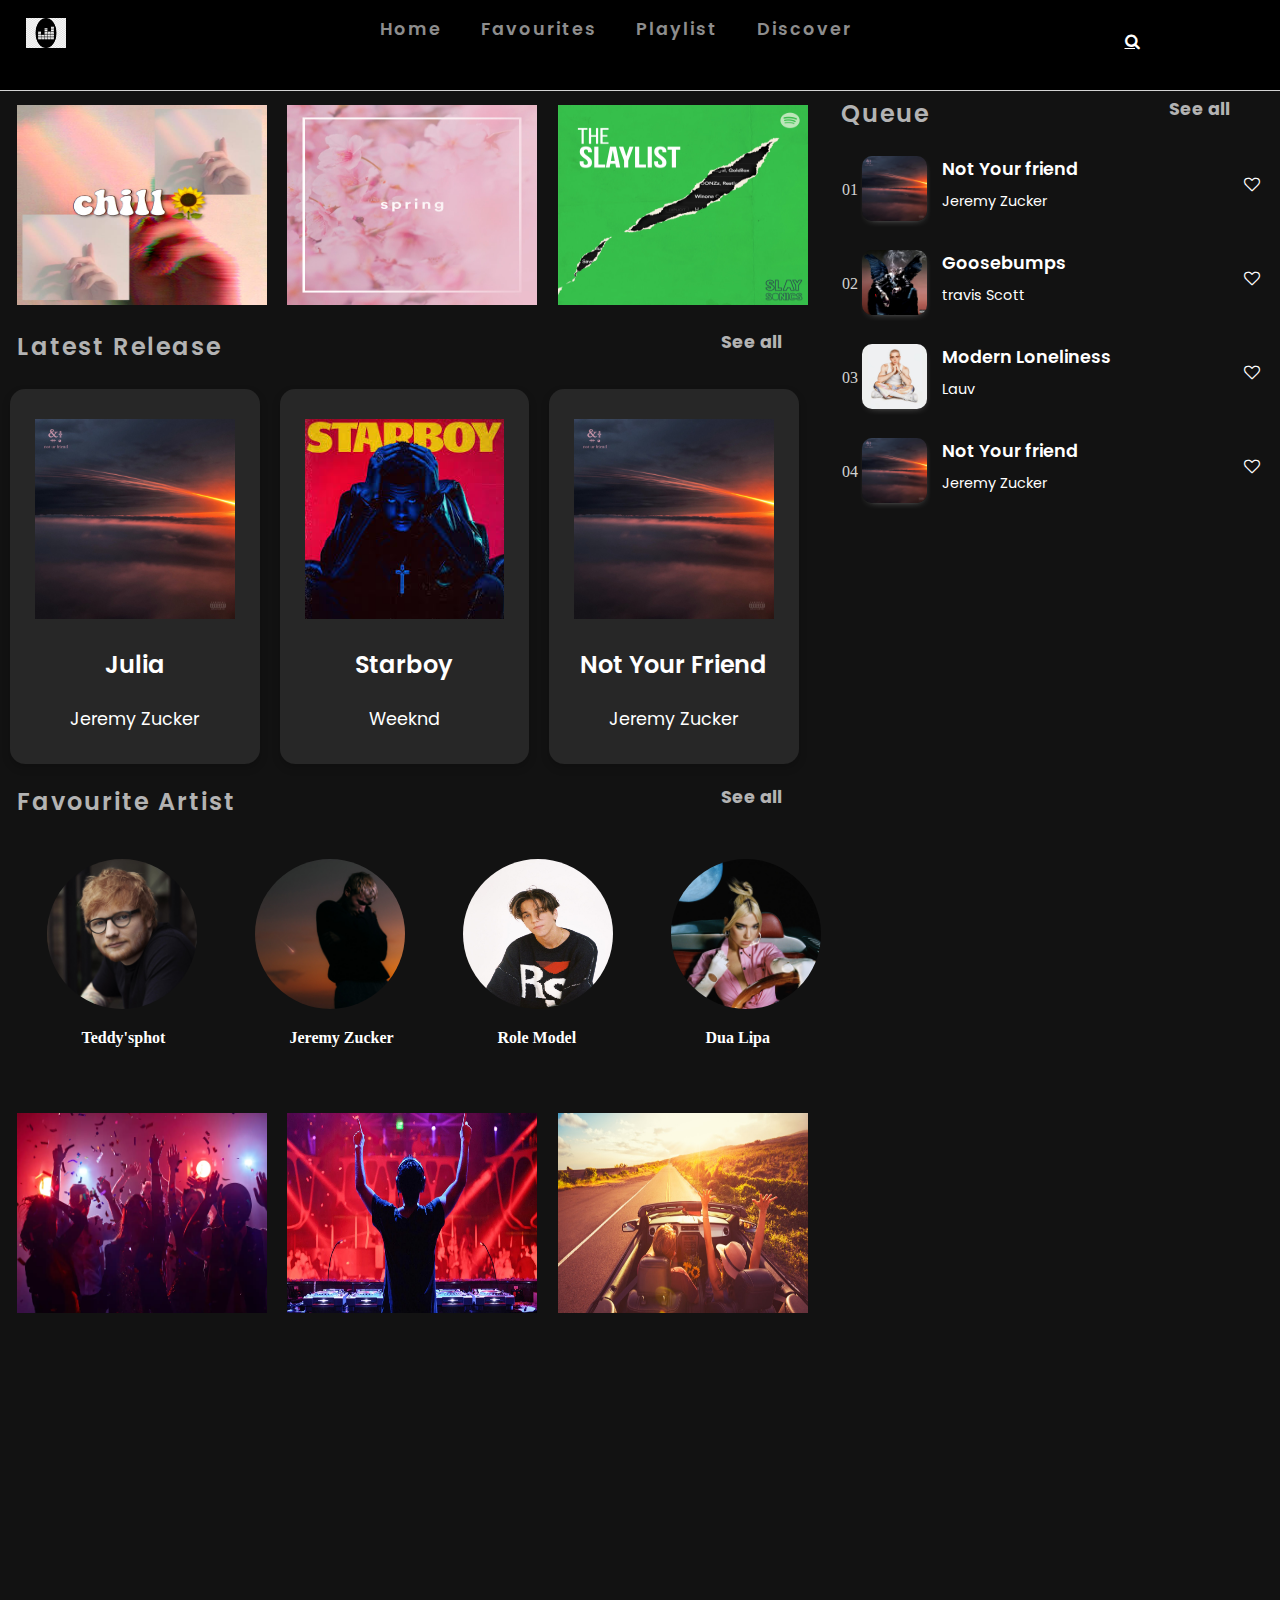
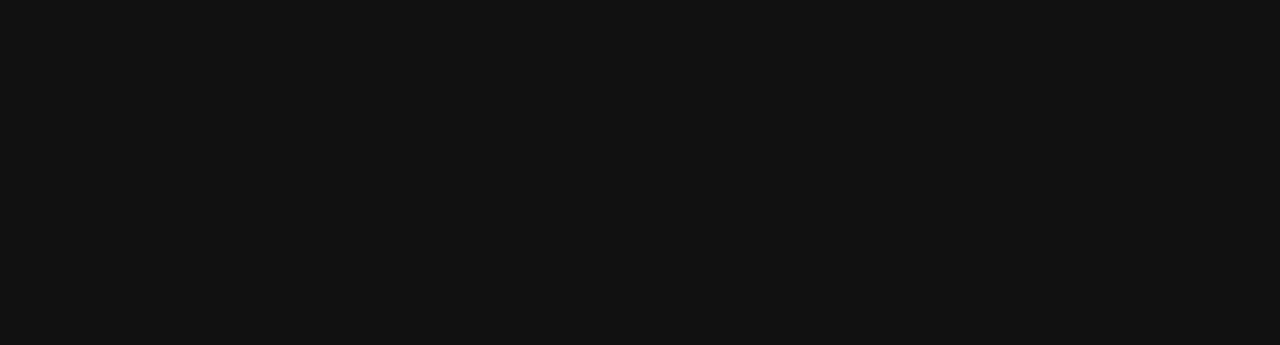
<file: index.html>
<!DOCTYPE html>
<head>
    <link rel="stylesheet" href="style.css">
    <link rel="stylesheet" href="https://stackpath.bootstrapcdn.com/font-awesome/4.7.0/css/font-awesome.min.css">
    <link href="https://fonts.googleapis.com/css2?family=Poppins:wght@100&display=swap" rel="stylesheet">
</head>
<body>
    <!--Navigation Bar -->
<nav class="nav-bar">
    <div class="logo">
        <img src="Logo2.jpg" alt="" class="logo">
        
    </div>
    
    <ul class="nav-links">
        <li><a href="#">Home</a></li>
        <li><a href="#">Favourites</a></li>
        <li><a href="#">Playlist</a></li>
        <li><a href="#">Discover</a></li>
    </ul>

    <div class="burger">
        <div class="line1"></div>
        <div class="Line2"></div>
        <div class="Line3"></div>
    </div>
   
    <div class="search-box">
        <input type="text" name="" class="search-txt" placeholder="search">
        <a href="#" class="search-btn">
            <i class="fa fa-search"></i>
        </a>
    </div>

    

</nav>

<!--main body content-->
<main class="main-content">
    <section class="music-disp">
    <div class="Playlist-recomendation">
        <img src="chill.jpeg">
        <img src="spring.jpg">
        <img src="slaylist.jpg">
    </div>
    <div class="headings">
    <span id="latest-text"><a href="#">Latest Release</a></span>
    <span id="see-all"><a href="#">See all</a></span>
    </div>
    <div class="row">
        <div class="coloumn" onclick="addfooter();">
            <div class="card" >
                <img src="j_art.jpg" style="width:80%;height: auto;padding-top: 10px; margin-top: 8%;">
                <p class="song-title">Julia</p>
                <p class="song-artist">Jeremy Zucker</p>
                <a class="play-btn" onclick="addfooter();"><i class="fa fa-play "></i></a>
            </div>
        </div>
        <div class="coloumn" onclick="addfooter();">
            <div class="card">
                <img src="download.jpg" style="width:80%;height: auto;padding-top: 10px; margin-top: 8%;">
                <p class="song-title">Starboy</p>
                <p class="song-artist">Weeknd</p>
                <a  class="play-btn" onclick="addfooter();"><i class="fa fa-play "></i></a>
            </div>
        </div>
        <div class="coloumn" onclick="addfooter();">
            <div class="card">
                <img src="j_art.jpg" style="width:80%;height: auto;padding-top: 10px; margin-top: 8%;">
                <p class="song-title">Not Your Friend</h1>
                <p class="song-artist">Jeremy Zucker</p>
                <a href="#" class="play-btn" onclick="addfooter();"><i class="fa fa-play "></i></a>
            </div>
        </div>
    </div>
   <div class="Fav-art">
    <span id="latest-text"><a href="#">Favourite Artist</a></span>
    <span id="see-all"><a href="#">See all</a></span>
       <div class="artist-img">
           <div class="artist-details">
            <img src="edsheeran.jpg" alt="" class="art-img">
            <p>Teddy'sphot</p>
            <a href="artist.html" class="play-btn"><i class="fa fa-play "></i></a>
           </div>
           <div class="artist-details">
            <img src="jeremyzuck.jpg" alt="" class="art-img">
            <p>Jeremy Zucker</p>
            <a href="artist.html" class="play-btn"><i class="fa fa-play "></i></a>
           </div>
           <div class="artist-details">
            <img src="rolemodel.jpg" alt="" class="art-img">
            <p>Role Model</p>
            <a href="artist.html" class="play-btn"><i class="fa fa-play "></i></a>
           </div>
           <div class="artist-details">
            <img src="dualipa.jpg" alt="" class="art-img">
            <p>Dua Lipa</p>
            <a href="artist.html" class="play-btn"><i class="fa fa-play "></i></a>
           </div>
       </div>
   </div>

   <div class="Playlist-recomendation">
    <img src="part.jpg">
    <img src="maxresdefault.jpg">
    <img src="rodetrip.jpg">
    </div>
</section>
    <aside>
        <div class="q-text">
            <span id="latest-text" ><a href="#">Queue</a></span>
            <span id="see-all" class="q-see"><a href="#">See all</a></span>
        </div>
        <div class="Song-list">
            <span class="sno">01</span>
            <img src="j_art.jpg">
            <span class="song-name"> Not Your friend</span>
            <span class="Artist">Jeremy Zucker</span>
            <div class="heart">
                <i class="fa fa-heart-o" aria-hidden="true"></i>
            </div>
        </div>
        <div class="Song-list">
            <span class="sno">02</span>
            <img src="goose.jpg">
            <span class="song-name">Goosebumps</span>
            <span class="Artist">travis Scott</span>
            <div class="heart">
                <i class="fa fa-heart-o" aria-hidden="true"></i>
            </div>
        </div>
        <div class="Song-list">
            <span class="sno">03</span>
            <img src="modern.jpg">
            <span class="song-name">Modern Loneliness</span>
            <span class="Artist">Lauv</span>
            <div class="heart">
                <i class="fa fa-heart-o" aria-hidden="true"></i>
            </div>
        </div>
        <div class="Song-list">
            <span class="sno">04</span>
            <img src="j_art.jpg">
            <span class="song-name"> Not Your friend</span>
            <span class="Artist">Jeremy Zucker</span>
            <div class="heart">
                <i class="fa fa-heart-o" aria-hidden="true"></i>
            </div>
            
        </div>
        
        
    </aside>
    
        <footer id="bottom-footer">
                <div class="btm-sticky-player">
                    <img src="sixspeed.jpg">
                    <span class="song-name">Six speed</span>
                    <span class="Artist">Role Model</span>
                    <div class="btm-heart"><i class="fa fa-heart-o" aria-hidden="true"></i></div>
                    <div class="music-btn">
                        <a href="#" class=""><i class="fa fa-random" aria-hidden="true"></i></a>
                        <a href="#" class=""><i class="fa fa-step-backward" aria-hidden="true"></i></a>
                        <a href="#" class="circle-around"><i class="fa fa-play fa-fw" aria-hidden="true"></i></a>
                        <a href="#" class=""><i class="fa fa-step-forward" aria-hidden="true"></i></a>
                    </div>
                    <div id="play-bar">
                        <div id="fill"></div>
                        <div id="handle"></div>
                    </div>

                    <i  id ="sound-icon" class="fa fa-volume-off" aria-hidden="true"></i>
                    <div id="sound-bar">
                        <div id="sound-fill"></div>
                        <div id="sound-handle"></div>
                    </div>


                </div>
            </footer>
    
</main>




<script>
    const navSlide = () => {
        const burger = document.querySelector('.burger');
        const nav = document.querySelector('.nav-links');
        const navLinks = document.querySelectorAll('.nav-links li');

        burger.addEventListener('click', () =>{
            //togglenav
            nav.classList.toggle('nav-active');
             
             //animateLinks
            navLinks.forEach((link,index) => {
                if(link.style.animation){
                    link.style.animation = '';
                }else{
                    link.style.animation = `navLinkFade 0.5s ease forwards ${index/7 + .5}s`;  
                    }
        });
            //burger animation
            burger.classList.toggle('toggle');
        });
    }

    function addfooter()
    {    
        document.getElementById("bottom-footer").style.display="block";    
    }


    navSlide();
</script>
</body>
</file>
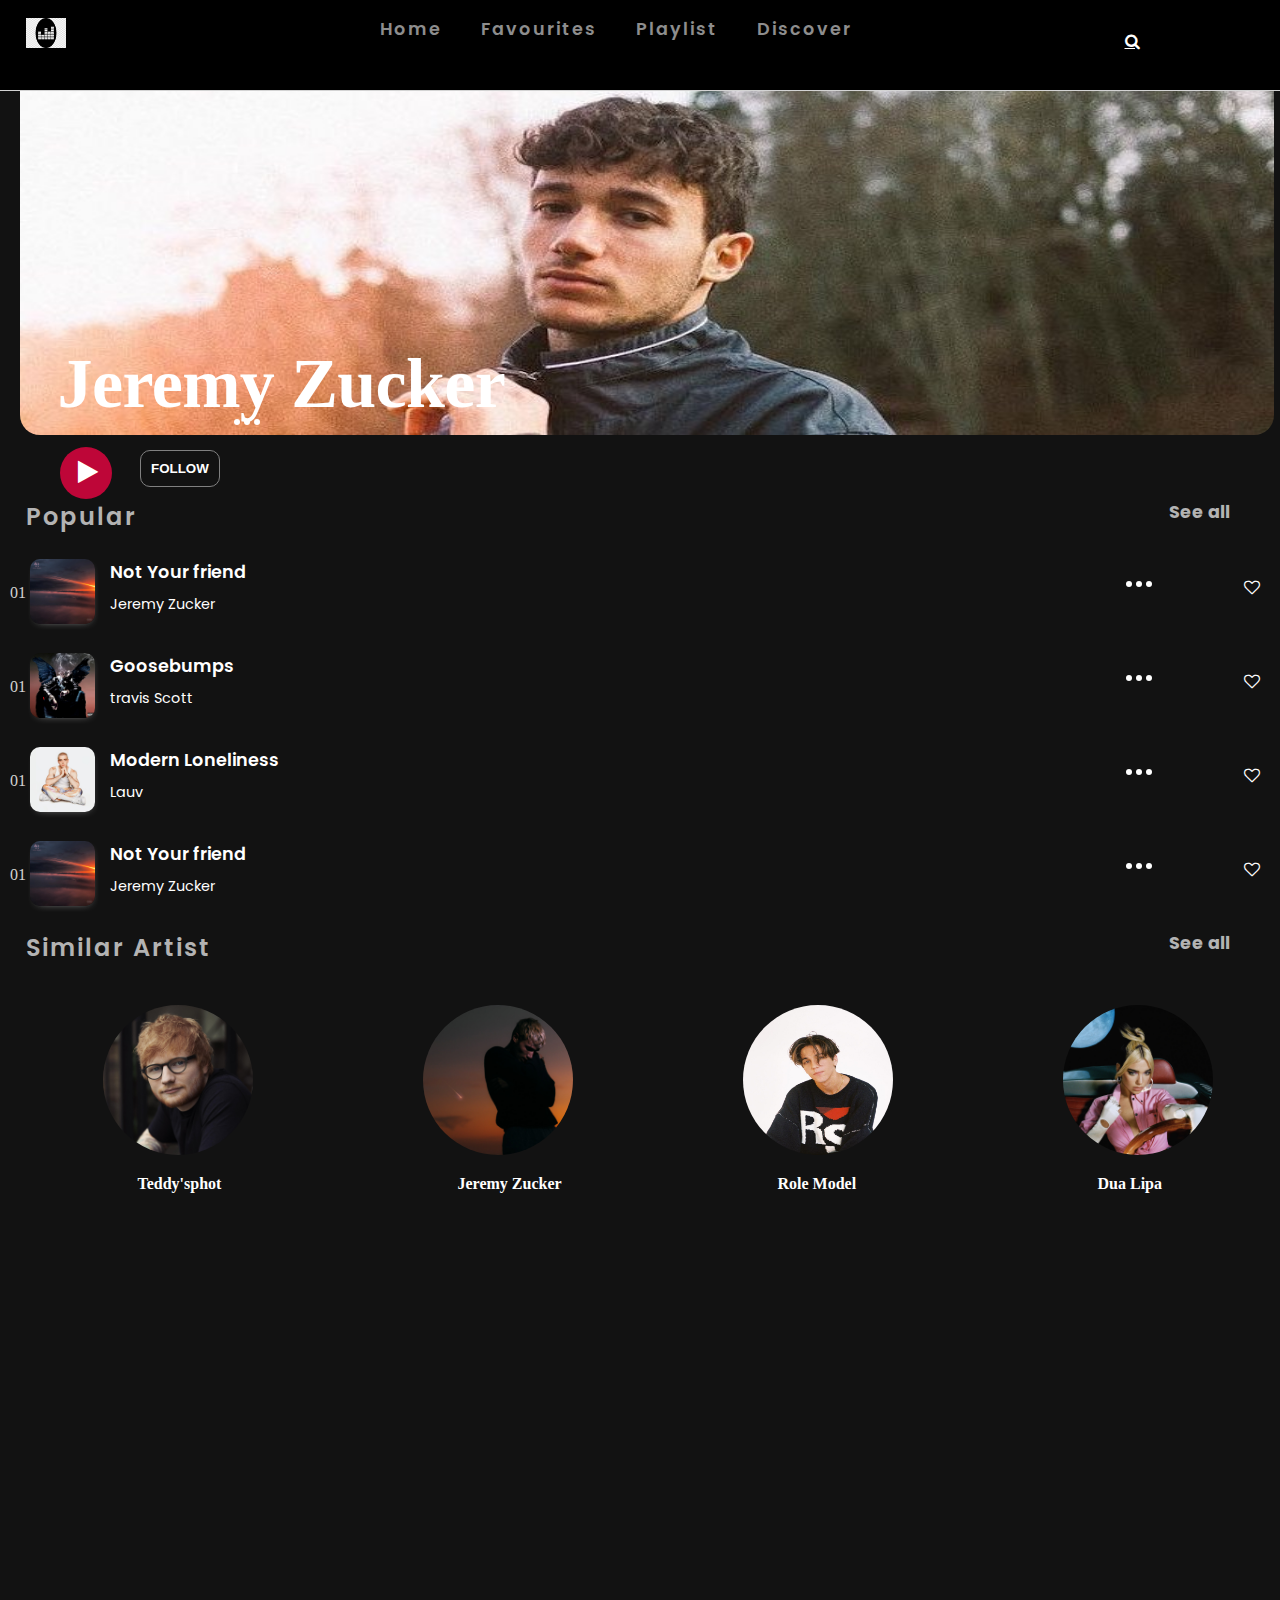
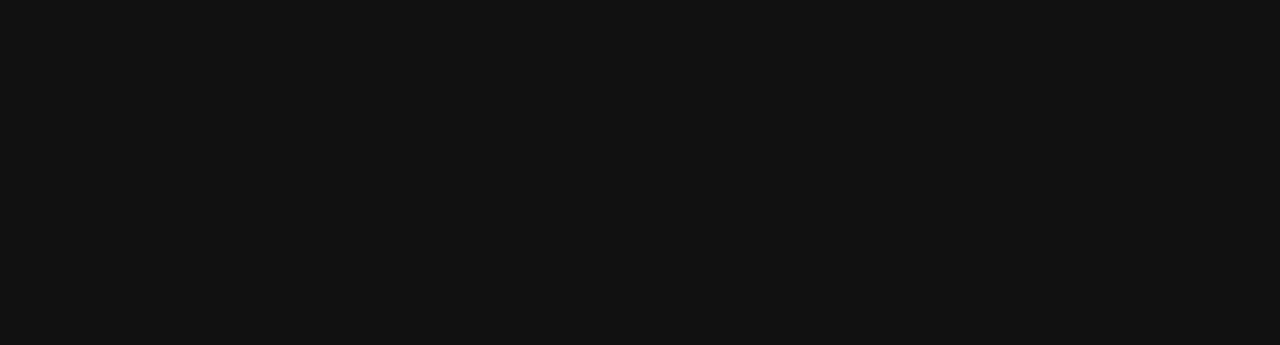
<file: artist.html>
<!DOCTYPE html>
<head>
    <link rel="stylesheet" href="style.css">
    <link rel="stylesheet" href="https://stackpath.bootstrapcdn.com/font-awesome/4.7.0/css/font-awesome.min.css">
    <link href="https://fonts.googleapis.com/css2?family=Poppins:wght@100&display=swap" rel="stylesheet">
</head>
<body>
    <!--Navigation Bar -->
<nav class="nav-bar">
    <div class="logo">
        <img src="Logo2.jpg" alt="" class="logo">
        
    </div>
    
    <ul class="nav-links">
        <li><a href="index.html">Home</a></li>
        <li><a href="#">Favourites</a></li>
        <li><a href="#">Playlist</a></li>
        <li><a href="#">Discover</a></li>
    </ul>

    <div class="burger">
        <div class="line1"></div>
        <div class="Line2"></div>
        <div class="Line3"></div>
    </div>
   
    <div class="search-box">
        <input type="text" name="" class="search-txt" placeholder="search">
        <a href="#" class="search-btn">
            <i class="fa fa-search"></i>
        </a>
    </div>

    

</nav>
    <main class="main-content">
            <div class="img-container">
                    <img src="jem.jpg">
                    <div class="artist-container">
                        <h1>Jeremy Zucker</h1>
                    </div>
                
                <div class="Follow-playbtn">
                    <a class="space-around"><i class="fa fa-play "></i></a>
                    <button type="button">FOLLOW</button>
                    <div class="three-dots" onclick="btnContent();"id="three-dots-content" >
                        <div class="dot1"></div>
                        <div class="dot2"></div>
                        <div class="dot3"></div>
                    </div>
                    <div id="myDropdown" class="dropdown-content">
                        <a href="#">Add To Favourite</a>
                        <a href="#">Follow</a>
                        <a href="#">Start a Radio</a>
                    </div>
                </div>     
                
            </div>
        
        <div class="q-text">
            <span id="latest-text" ><a href="#">Popular</a></span>
            <span id="see-all" class="q-see"><a href="#">See all</a></span>
            <div class="Song-list" onclick="addfooter();">
                <span class="sno sno-art">01</span>
                <img src="j_art.jpg">
                <span class="song-name"> Not Your friend</span>
                <span class="Artist">Jeremy Zucker</span>
                <div class="heart">
                    <i class="fa fa-heart-o" aria-hidden="true"></i>
                </div>
                <div class="three-dots-indetail" onclick="btnContent();"id="three-dots-content" >
                    <div class="dot1"></div>
                    <div class="dot2"></div>
                    <div class="dot3"></div>
                </div>
                <div id="myDropdown" class="dropdown-content">
                    <a href="#">Add To Favourite</a>
                    <a href="#">Follow</a>
                    <a href="#">Start a Radio</a>
                </div>
            </div>
            <div class="Song-list" onclick="addfooter();">
                <span class="sno sno-art">01</span>
                <img src="goose.jpg">
                
                <span class="song-name">Goosebumps</span>
                <span class="Artist">travis Scott</span>
                <div class="heart">
                    <i class="fa fa-heart-o" aria-hidden="true"></i>
                </div>
                <div class="three-dots-indetail" onclick="btnContent();"id="three-dots-content" >
                    <div class="dot1"></div>
                    <div class="dot2"></div>
                    <div class="dot3"></div>
                </div>
                <div id="myDropdown" class="dropdown-content">
                    <a href="#">Add To Favourite</a>
                    <a href="#">Follow</a>
                    <a href="#">Start a Radio</a>
                </div>
            </div>
            <div class="Song-list" onclick="addfooter();">
                <span class="sno sno-art">01</span>
                <img src="modern.jpg">
                
                <span class="song-name">Modern Loneliness</span>
                <span class="Artist">Lauv</span>
                <div class="heart">
                    <i class="fa fa-heart-o" aria-hidden="true"></i>
                </div>
                <div class="three-dots-indetail" onclick="btnContent();"id="three-dots-content" >
                    <div class="dot1"></div>
                    <div class="dot2"></div>
                    <div class="dot3"></div>
                </div>
                <div id="myDropdown" class="dropdown-content">
                    <a href="#">Add To Favourite</a>
                    <a href="#">Follow</a>
                    <a href="#">Start a Radio</a>
                </div>
            </div>
            <div class="Song-list" onclick="addfooter();">
                <span class="sno sno-art">01</span>
                <img src="j_art.jpg">
                
                <span class="song-name"> Not Your friend</span>
                <span class="Artist">Jeremy Zucker</span>
                <div class="heart">
                    <i class="fa fa-heart-o" aria-hidden="true"></i>
                </div>
                <div class="three-dots-indetail" onclick="btnContent();"id="three-dots-content" >
                    <div class="dot1"></div>
                    <div class="dot2"></div>
                    <div class="dot3"></div>
                </div>
                <div id="myDropdown" class="dropdown-content">
                    <a href="#">Add To Favourite</a>
                    <a href="#">Follow</a>
                    <a href="#">Start a Radio</a>
                </div>
                
            </div>
        </div>
        <div class="Fav-art">
            <span id="latest-text"><a href="#">Similar Artist</a></span>
            <span id="see-all"><a href="#">See all</a></span>
               <div class="artist-img">
                   <div class="artist-details">
                    <img src="edsheeran.jpg" alt="" class="art-img">
                    <p>Teddy'sphot</p>
                    <a href="#" class="play-btn"><i class="fa fa-play "></i></a>
                   </div>
                   <div class="artist-details">
                    <img src="jeremyzuck.jpg" alt="" class="art-img">
                    <p>Jeremy Zucker</p>
                    <a href="artist.html" class="play-btn"><i class="fa fa-play "></i></a>
                   </div>
                   <div class="artist-details">
                    <img src="rolemodel.jpg" alt="" class="art-img">
                    <p>Role Model</p>
                    <a href="#" class="play-btn"><i class="fa fa-play "></i></a>
                   </div>
                   <div class="artist-details">
                    <img src="dualipa.jpg" alt="" class="art-img">
                    <p>Dua Lipa</p>
                    <a href="#" class="play-btn"><i class="fa fa-play "></i></a>
                   </div>
               </div>
           </div>
        
    
        <footer id="bottom-footer">
            <div class="btm-sticky-player">
                <img src="sixspeed.jpg">
                <span class="song-name">Six speed</span>
                <span class="Artist">Role Model</span>
                <div class="btm-heart"><i class="fa fa-heart-o" aria-hidden="true"></i></div>
                <div class="music-btn">
                    <a href="#" class=""><i class="fa fa-random" aria-hidden="true"></i></a>
                    <a href="#" class=""><i class="fa fa-step-backward" aria-hidden="true"></i></a>
                    <a href="#" class="circle-around"><i class="fa fa-play fa-fw" aria-hidden="true"></i></a>
                    <a href="#" class=""><i class="fa fa-step-forward" aria-hidden="true"></i></a>
                </div>
                <div id="play-bar">
                    <div id="fill"></div>
                    <div id="handle"></div>
                </div>

                <i  id ="sound-icon" class="fa fa-volume-off" aria-hidden="true"></i>
                <div id="sound-bar">
                    <div id="sound-fill"></div>
                    <div id="sound-handle"></div>
                </div>


            </div>
        </footer>

</main>


<script>
    const navSlide = () => {
        const burger = document.querySelector('.burger');
        const nav = document.querySelector('.nav-links');
        const navLinks = document.querySelectorAll('.nav-links li');

        burger.addEventListener('click', () =>{
            //togglenav
            nav.classList.toggle('nav-active');
             
             //animateLinks
            navLinks.forEach((link,index) => {
                if(link.style.animation){
                    link.style.animation = '';
                }else{
                    link.style.animation = `navLinkFade 0.5s ease forwards ${index/7 + .5}s`;  
                    }
        });
            //burger animation
            burger.classList.toggle('toggle');
        });
    }

    
    function addfooter()
    {    
        document.getElementById("bottom-footer").style.display="block";    
        
    }
    
    function btnContent() {
  document.getElementById("myDropdown").classList.toggle("show");
}

// Close the dropdown menu if the user clicks outside of it
window.onclick = function(event) {
  if (!event.target.matches('.three-dots')) {
    var dropdowns = document.getElementsByClassName("dropdown-content");
    var i;
    for (i = 0; i < dropdowns.length; i++) {
      var openDropdown = dropdowns[i];
      if (openDropdown.classList.contains('show')) {
        openDropdown.classList.remove('show');
      }
    }
  }
}
   

    navSlide();
</script>
</file>
<file: style.css>
html body{
    margin: 0;
    padding: 0;
    background-color: #121212;
    height: 100%;
}
/*navigation bar Css*/
.nav-bar{
    height: 10%;
    width: 100%;
    position: fixed;
    border-bottom: 1px solid lightgrey;
    z-index: 10;
    background-color: rgba(0,0,0);
   
}
/*animated search bar Css*/
.search-box{
    position: absolute;
    right: 10%;
    top:30%;
    border-radius: 40px;
    height: 50px;
}
.search-txt{
    outline: none;
    border: none;
    background: none;
    border-radius: 40px;
    transition: 0.4s;
    width:0px;
    float: left;
    color: black;
    font-size: .8rem;
    line-height: 25px;
    padding: 1px;
}
.search-btn
{
    float: right;
    color: #fff;
    width: 40px;
    height: 27px;
    display: flex;
    justify-content: center;
    align-items: center;
}
.search-box:hover > .search-txt{
    
    width: 200px;
    padding: 3px;
}
.search-box:hover > .search-txt{
    background-color: rgba(179, 177, 177, 0.897);
}

/*Logo for music player Css*/
.logo{
    height:30px ;
    width: 40px;
    position: absolute;
    top:15%;
    left:2%;
}
.logo span{
    color: #fff; 
    position: absolute;
    left: 100%;
    margin-left:15% ;
    font-family: 'Poppins', sans-serif;
    text-transform: uppercase;
    letter-spacing: 3px;
    font-weight: 600;
    height: 10px;
}

/*profile pic*/
.profile-pic
{
    border-radius: 50%;
    width:50px;
    height: auto;
    position: absolute;
    right:3%;
    top:9%;
    
}

/*nav-links*/
.nav-links
{
    display: flex;
    justify-content: space-around;
    width: 40%;
    margin-left: 25%;
    list-style: none;
}
.nav-links a{
    text-decoration: none;
    letter-spacing: 2px;
    font-size: 1.1rem;
    font-weight: 600;
    color: rgb(141, 141, 141);
    transition: .4s ease-in-out;
    font-family: 'Poppins', sans-serif;
}
.nav-links a:hover
{
    color:#fff;
    
}
.burger{
    display: none;
    float: right;
    margin-top: 3%;
}

.burger div{
    width: 25px;
    height: 3px;
    background-color: #fff;
    margin: 5px;
    transition: all 0.3s ease;
}
@media screen and (max-width:768px)
{
    
    .nav-links{
        position: absolute;
        right: 0px;
        height: 100vh;
        top: -10vh;
        
        background-color: rgba(0,0,0,0.9);
        display: flex;
        flex-direction: column;
        justify-content: space-around;
        transform: translateX(100%);
        transition: 0.5s ease-in-out;
    }
    .nav-links li {
        opacity: 0;
    }
    .burger{
        display: block;
        cursor: pointer;
    }
    
    .search-box{
        z-index: -2;
        margin-right: 40px;
    }
    .profile-pic{
        margin-right: 30px;
        z-index: -3;
    }
}
.nav-active{
    transform: translateX(0%);
}

@keyframes navLinkFade{
    from{
        opacity: 0;
        transform: translateX(50px);
    }
    to{
        opacity: 1;
        transform: translateX(0px);
    }
}


.toggle .line1{
    
    transform: rotate(-45deg) translate(-5px,6px);
}
.toggle .Line2{
    opacity: 0;
}
.toggle .Line3{
    transform: rotate(45deg) translate(-5px,-6px);
}
/*main contents display under here */
.main-content{
    position: absolute;
    top: 55px;
    width: 100%;
    background-color: #121212;  
    height: 210%;
}

.music-disp
{
    width: 65%;
    display: flex;
    flex-direction: column;
}

/*Playlist recomendation*/

.Playlist-recomendation img
{
    height: 200px;
    width: 250px;
    margin-top: 6%;
    margin-left: 2%;
    transition: .2s linear;
}
.Playlist-recomendation img:hover
{
    transform: scale(1.08) ;
    opacity: 0.8;
    cursor: pointer;
}

/*latest release*/
#Latest-release{
    margin-top: 2%;
    
}

#latest-text{
    margin-left: 2%;
    font-family: 'Poppins', sans-serif;
}
#latest-text a{
    text-decoration: none;
    letter-spacing: 2px;
    font-size: 1.5rem;
    font-weight: 600;
    color: rgb(179, 179, 179);
    transition: .35s ease-in-out;
}
#latest-text a:hover
{
    color: #fff;
    border-bottom: 1px solid #fff;
}

/*cards inside latest release*/

.coloumn
{
    width: 30%;
    float: left;
    padding: 0px 10px;
    margin-top: 5px;
}
.row::after
{
    display: table;
    clear: both;
}
@media screen and (max-width:700px)
{
    .coloumn
    {
        width: 100%;
        display: block;
        margin-bottom: 20px;
        margin-top: 5px;
    }

}
.card
{
    position: relative;
    box-shadow: 0 4px 8px 0 rgba(0,0,0,0.2);
    max-width: 300px;
    margin: auto;
    background-color: rgb(39, 39, 39);
    text-align: center;
    border-radius: 15px;
    padding-bottom: 15px;
    cursor: pointer;
}
.song-title
{
    font-size: 1.5rem;
    font-weight: 600;
    margin-left: 0px;
    color: #fff;
    font-family: 'Poppins', sans-serif;
}
.song-artist
{
    font-size: 1.1rem;
    font-weight: 400;
    margin-left: 0px;
    color: #fff;
    font-family: 'Poppins', sans-serif;
}
#see-all a
{
    float: right;
    text-decoration: none;
    color: rgb(179, 179, 179);
    transition: .35s ease-in-out;
    margin-right: 50px;
    font-size: 1.1rem;
    font-family: 'Poppins', sans-serif;
    font-weight: 700;
}
#see-all a:hover{
    border-bottom:1px solid #fff;
    color: #fff;
}
.headings{
    margin-top: 20px;
    margin-bottom: 20px;
}
.card a{
    position: absolute;
    top:30%;
    left: 40%;
    color: white;
    border: 2px solid lightgray;
    border-radius: 50%;
    width: 40px;
    height: 38px;
    background-color: rgba(179, 179, 179,0.8);
}
.play-btn{
    opacity: 0;
    transition: opacity 0.35s ease-in-out;
}
.card a i
{
    margin-top:10px;
    margin-left: 4px;
}
.card:hover .play-btn{
    opacity: 1;
}
.card a:hover{
    background-color: rgba(94, 94, 94, 0.89)
}

/* fav artist*/

/*.Fav-artist img{
    width: 150px;
    height: 150px;
    margin-left: 35px;
    margin-top: 40px;
    border-radius: 50%;
}
.Fav-artist span
{
    color: #fff;
     
}*/
#Favorite-text
{
    margin-top: 10px;
}
#Favourite-text a{
    text-decoration: none;
    letter-spacing: 2px;
    font-size: 1.5rem;
    font-weight: 600;
    color: rgb(179, 179, 179);
    transition: .35s ease-in-out;
    
}
.artist-img img{
    width: 150px;
    height: 150px;
    margin-left: 35px;
    margin-top: 40px;
    border-radius: 50%;
}
.artist-img
{
    display: flex;
    flex-direction: row;
    flex-wrap: wrap;
    justify-content: space-around;
}
.artist-img p
{
    color: #fff;
    margin-left: 70px;
    font-weight: 550;
}
.Fav-art
{
    margin-top: 20px;
}
.artist-details{
    position: relative;
    border-radius: 50%;
}

.artist-details a {
    position: absolute;
    top: 40%;
    left: 48%;
    color: white;
    border: 2px solid lightgray;
    border-radius: 50%;
    width: 40px;
    height: 38px;
    background-color: rgba(179, 179, 179,0.8);
}
.artist-details a i
{
    margin-top:10px;
    margin-left: 15px;

}
.artist-details:hover .play-btn{
    opacity: 1;
}
.play-btn:hover{
    background-color: rgba(94, 94, 94, 0.89)
    
}

aside{
    position: absolute;
    left: 65%;
    width:35%;
    top:1%;
    background-color: #121212;
    
}
.side-text
{
    font-family: monospace;
    font-size: 1.5rem;
    margin-left: 1.2%;
    letter-spacing: 1px;
    color: #fff;
}
.q-text {
  margin-top: 5%;
}




@media screen and (max-width:768px)
{
    aside{
        display: none;
    }
    .main-content{
        width: 100%;
        
    }
    .music-disp
    {
        width: 100%;
    }
}

/* Song List under Q Section*/
.Song-list{
    margin-top: 25px;
    position: relative;
    width: 100%;
    cursor: pointer;
}
.Song-list img{
    width: 65px;
    height: 65px;
    margin-left: 30px;
    -webkit-box-shadow: 1px 3px 10px -7px rgba(255,255,255,0.89); 
    box-shadow: 1px 3px 10px -7px rgba(255,255,255,0.89);
    border-radius: 10px;
}
.sno
{
    color: lightgrey;
    position: absolute;
    top: 25px;
    left: 10px;
}

.song-name
{
    color: #fff;
    position: absolute;
    top: 0px;
    left: 110px;
    font-family: 'Poppins', sans-serif;
    font-size: 1.1rem;
    width: 300px;
    font-weight: 600;
}
.Artist
{
    color: #fff;
    position: absolute;
    top: 35px;
    left: 110px;
    font-family: 'Poppins', sans-serif;
    font-size: 0.9rem;
    width: 200px;
}
.heart i{
    color: #fff;
}
.heart
{
    float: right;
    margin-right: 20px;
    margin-top: 20px;
}

/* bottom Sticky Music player*/


footer{
    position: fixed;
    bottom: 0;
    left: 0;
    background-color: rgb(39, 39, 39);
    width: 100%;
    height: 12%;
   
}
.btm-sticky-player img{
    width: 65px;
    height: 65px;
    margin-left: 30px;
    -webkit-box-shadow: 1px 3px 10px -7px rgba(255,255,255,0.89); 
    box-shadow: 1px 3px 10px -7px rgba(255,255,255,0.89);
    border-radius: 10px;
    margin-top: 0.5%;
}
.btm-sticky-player span
{
    margin: 0.5%;
}
.btm-heart{
    float: right;
    margin-right: 10px;
    margin-top: 30px;
}
.btm-heart i{
    color: #fff;
}
.music-btn
{
    display: flex;
    justify-content: space-around;
    width: 300px;
    position: absolute;
    top: 15px;
    left: 35%;
}
.music-btn i{
color: #808080;
margin-left: 5.5px;
margin-top: 7px;

}
.circle-around
{
    border: 1px solid #808080;
    border-radius: 50%;
    width: 30px;
    height: 30px;
}
.music-btn i:hover
{
    color: #fff;
   
}
.circle-around:hover
{
    border:2px solid #fff;
    border-radius: 50%;
}
#play-bar{
    width: 450px;
    height: 5px;
    background-color: rgb(85, 84, 84);
    display: flex;
    border-radius: 50px;
    position: absolute;
    top: 59px;
    left: 30%;
}
#fill
{
    height: 5px;
    width: 90px;
    background-color: #808080;
}
#handle
{
    width: 8px;
    height: 8px;
    background-color: #fff;
    border-radius: 50%;
    margin-left: -5px;
    transform: scale(2);
    opacity: 0;
}
#play-bar:hover #handle{
    opacity: 1;
}

#play-bar:hover #fill{
    background-color: #be0638;
}

#sound-bar
{
    width: 80px;
    height: 5px;
    background-color: rgb(85, 84, 84);
    display: flex;
    border-radius: 50px;
    position: absolute;
    top: 59px;
    left: 70%;
}
#sound-fill
{
    height: 5px;
    width: 20px;
    background-color: #808080;
}
#sound-handle
{
    width: 8px;
    height: 8px;
    background-color: #fff;
    border-radius: 50%;
    margin-left: -5px;
    transform: scale(2);
    opacity: 0;
}
#sound-icon
{
    position: absolute;
    color: #fff;
    top:53px;
    left: 68.5%;
    margin-right: 10px;
}
#sound-bar:hover #sound-handle{
    opacity: 1;
}

#sound-bar:hover #sound-fill{
    background-color: #be0638;
}

@media screen and (max-width:1180px){

    #play-bar{
        position: absolute;
        top: 0; 
        width: 60%;
        left: 0;
    }
    #fill
    {
        display: none;
    }
    #handle
    {
        display: none;
    }
}
#bottom-footer
{
    display: none;
}
/* code for artist html begins */
.img-container
{
    width: 98%;
    height: 380px;
    margin-left: 20px;
    
    top: 10.6%;
    display: flex;
    flex-direction: column;
}
.img-container img{
    height: 100%;
    width: 100%;
    background-attachment: fixed;
    background-position: center;
    background-size: cover;
    border-radius: 20px;
}
.artist-container
{
    position: absolute;
    top: 12%;
    left: 4.5%;
    padding: 7.68px 0px;
    font-family: 'poppins' sans-serif;
    letter-spacing: -.6px;
    font-weight: 900;
    color: #fff;
    width: 100%;
    font-size: 35px;
    line-height: 96px;
}
.artist-main{
    position: absolute;
    top: 55px;
    width: 98%;
    background-color: #121212;  
    height: 110%;
    display: flex;
    flex-direction: column;
}
.Follow-playbtn button{
    background: none;
    color: #fff;
    padding: 10px;
    outline: none;
    border: 1px solid #808080;
    border-radius: 10px;
    margin-top: 15px;
    margin-left: 120px;
    font-weight: 600;
    font-family: 'Poppins' sans-serif;
    cursor: pointer;
}
.Follow-playbtn button:hover{

    border:2px solid #fff;
}

.space-around
{
    width: 52px;
    height: 52px;
    margin-left: 40px;
    border-radius: 50%;
    margin-top: 12px;
    position: absolute;
    background-color: #be0638;
    cursor: pointer;
}
.space-around i
{
    margin-left: 18px;
    color: #fff;
    margin-top: 13px;
    font-size: 1.6rem;
}
.three-dots{
    height: 14px;
    width: 50px;
    position: absolute;
    display: flex;
    flex-direction: row;
    justify-content: center;
    align-items: center;
    left: 220px;
    top:360px;
    cursor: pointer;
}
.dot1{
    margin-left: 4px;
    
    border-radius: 50%;
    background-color: #fff;
    width: 6px;
    height: 6px;
}
.dot2{
    margin-left: 4px;
    
    border-radius: 50%;
    background-color: #fff;
    width: 6px;
    height: 6px;
}
.dot3{
    margin-left: 4px;
    
    border-radius: 50%;
    background-color: #fff;
    width: 6px;
    height: 6px;
}
.space-around:hover{
    border: 1px solid black;
}
.dots-list{
    background-color: #282828;
    width: 150px;
    list-style: none;
}
.dots-list li a{
    color: #595959;
    cursor: pointer;
}
.dots-list li 
{
    padding-top: 10px;
}
.dots-list li :hover
{
    color: #fff;
}

  .dropdown {
    position: relative;
    display: inline-block;
  }
  
 
  .dropdown-content {
    display: none;
    position: absolute;
    top: 423px;
    left: 250px;
    background-color: #282828;
    min-width: 160px;
    box-shadow: 0px 8px 16px 0px rgba(0,0,0,0.2);
    z-index: 1;
  }
  
  
  .dropdown-content a {
    color: #b3b3b3;
    padding: 12px 16px;
    text-decoration: none;
    display: block;
  }
  .dropdown-content a:hover 
  {
    background-color: rgb(85, 84, 84);
    color: #fff;
}
.show {
    display:block;
}


/* Song displaying under the section*/

.three-dots-indetail
{
    display: flex;
    position: absolute;
    top: 32%;
    right: 10%;
}

.Song-list:hover  
{
    background-color: #282828;
    opacity: 1;
}
</file>
